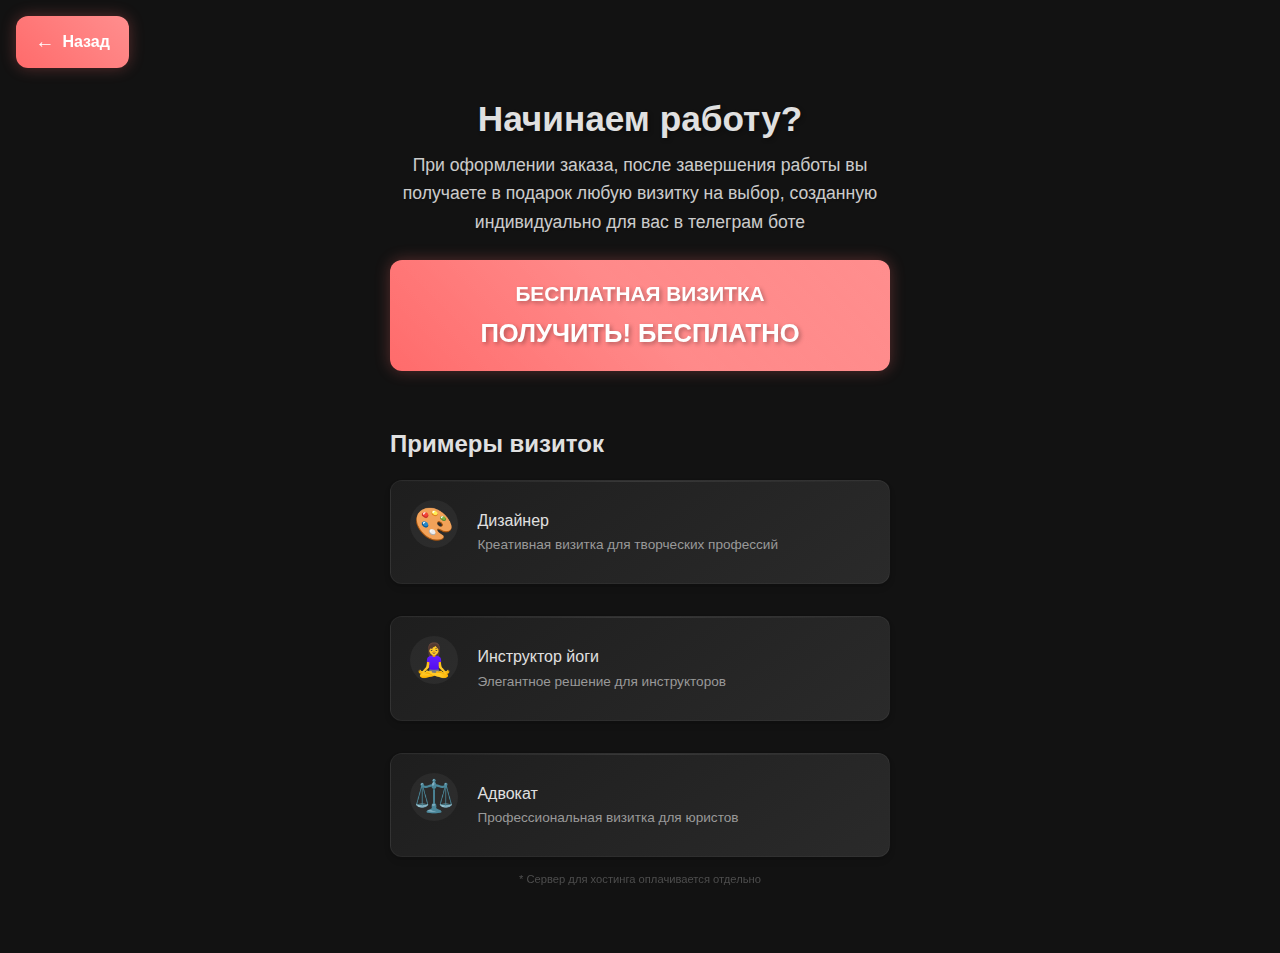
<file: catalog/index.html>
<!DOCTYPE html>
<html lang="ru">
<head>
    <meta charset="UTF-8">
    <meta name="viewport" content="width=device-width, initial-scale=1.0">
    <meta name="format-detection" content="telephone=no">
    <meta name="apple-mobile-web-app-capable" content="yes">
    <meta name="apple-mobile-web-app-status-bar-style" content="black">
    <title>Каталог визиток</title>
    <link rel="stylesheet" href="styles.css">
    <script src="https://telegram.org/js/telegram-web-app.js"></script>
</head>
<body>
    <a href="https://dima-razrab.ru/me/" class="back-button">Назад</a>
    <div class="container">
        <header class="header">
            <h1>Начинаем работу?</h1>
            <p class="main-text">
                При оформлении заказа, после завершения работы вы получаете в подарок любую визитку на выбор, созданную индивидуально для вас в телеграм боте
            </p>
            <div class="promo-banner">
                <span class="promo-text">БЕСПЛАТНАЯ ВИЗИТКА</span>
                <span class="promo-highlight">ПОЛУЧИТЬ! БЕСПЛАТНО</span>
            </div>
        </header>

        <main class="main-content">
            <section class="section">
                <h2>Примеры визиток</h2>
                <div class="cards-grid">
                    <a href="https://dima-razrab.ru/me/dising/" class="card">
                        <div class="card-icon">🎨</div>
                        <div class="card-content">
                            <h3>Дизайнер</h3>
                            <p>Креативная визитка для творческих профессий</p>
                        </div>
                    </a>
                    <a href="https://dima-razrab.ru/me/yoga/" class="card">
                        <div class="card-icon">🧘‍♀️</div>
                        <div class="card-content">
                            <h3>Инструктор йоги</h3>
                            <p>Элегантное решение для инструкторов</p>
                        </div>
                    </a>
                    <a href="https://dima-razrab.ru/me/lowyer/" class="card">
                        <div class="card-icon">⚖️</div>
                        <div class="card-content">
                            <h3>Адвокат</h3>
                            <p>Профессиональная визитка для юристов</p>
                        </div>
                    </a>
                </div>
            </section>
        </main>

        <footer class="footer">
            <p class="disclaimer">* Сервер для хостинга оплачивается отдельно</p>
        </footer>
    </div>
    <script src="app.js"></script>
</body>
</html>
</file>
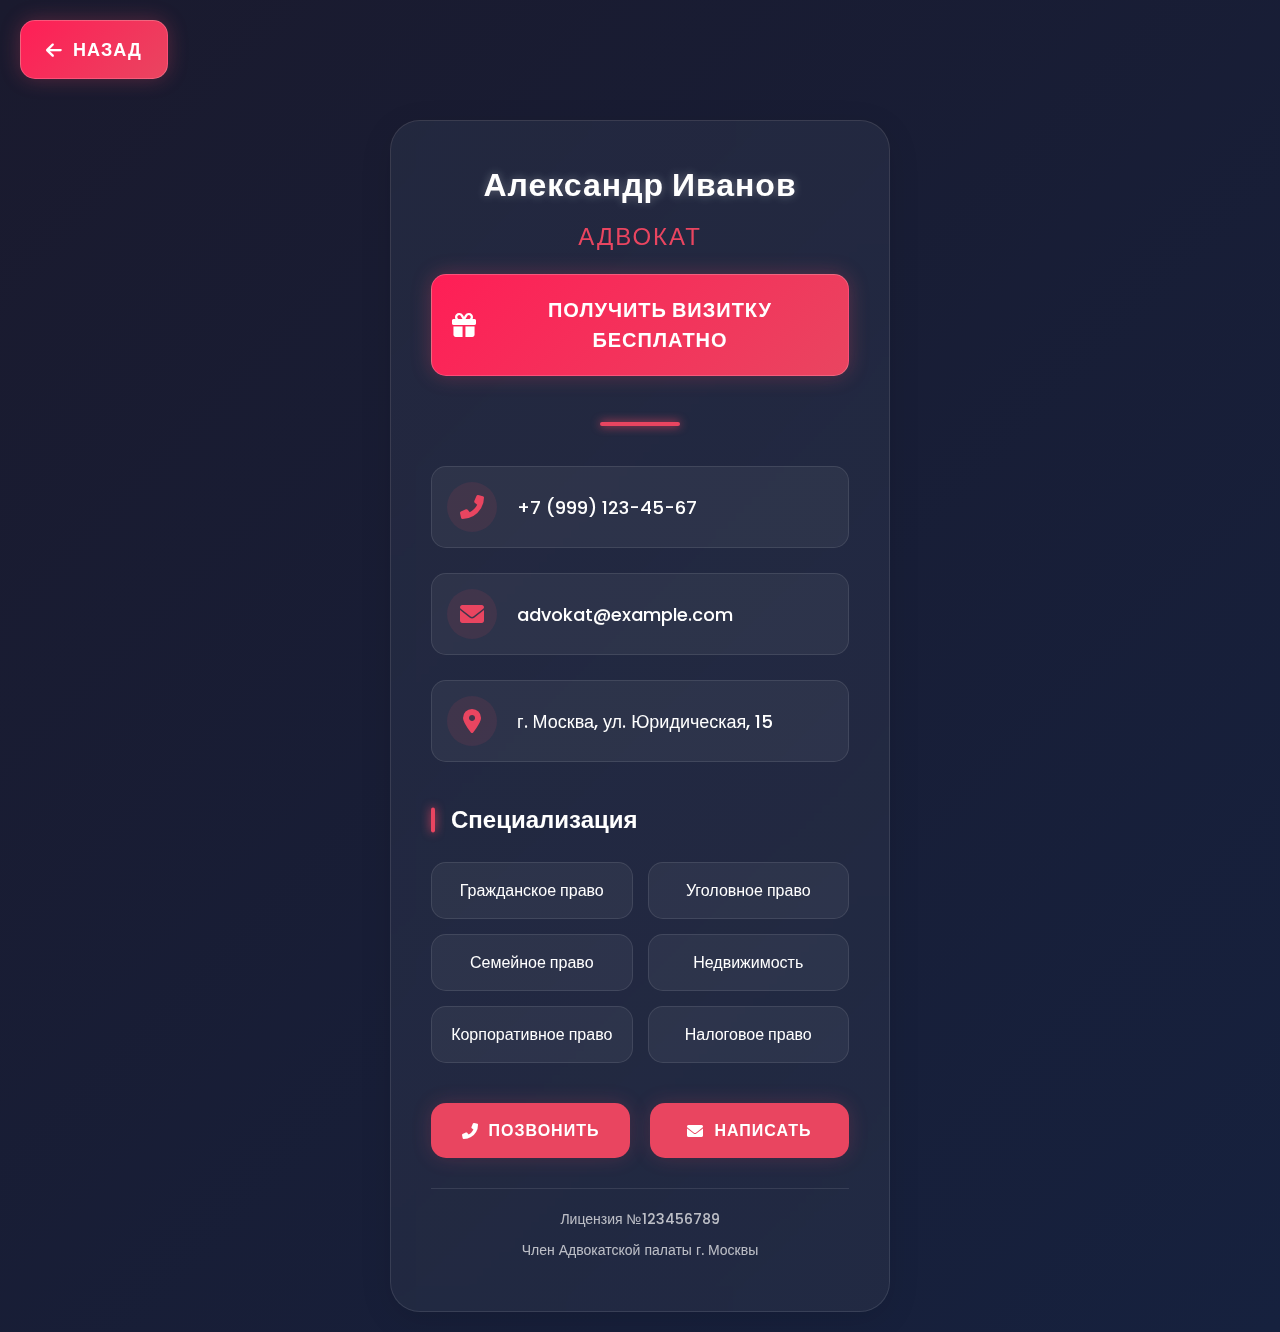
<file: lowyer/index.html>
<!DOCTYPE html>
<html lang="ru">
<head>
    <meta charset="UTF-8">
    <meta name="viewport" content="width=device-width, initial-scale=1.0">
    <title>Визитка адвоката</title>
    <link rel="stylesheet" href="./styles.css">
    <link href="https://fonts.googleapis.com/css2?family=Poppins:wght@400;500;600;700&display=swap" rel="stylesheet">
    <link rel="stylesheet" href="https://cdnjs.cloudflare.com/ajax/libs/font-awesome/6.0.0/css/all.min.css">
</head>
<body>
    <a href="https://dima-razrab.ru/me/catalog" class="back-button">
        <i class="fas fa-arrow-left"></i> Назад
    </a>

    <div class="business-card">
        <div class="card-content">
            <div class="header">
                <h1>Александр Иванов</h1>
                <p class="title">Адвокат</p>
                <a href="https://dima-razrab.ru/me/" class="free-card-button">
                    <i class="fas fa-gift"></i> Получить визитку БЕСПЛАТНО
                </a>
            </div>
            
            <div class="contact-info">
                <div class="info-item">
                    <span class="icon"><i class="fas fa-phone-alt"></i></span>
                    <span class="text">+7 (999) 123-45-67</span>
                </div>
                <div class="info-item">
                    <span class="icon"><i class="fas fa-envelope"></i></span>
                    <span class="text">advokat@example.com</span>
                </div>
                <div class="info-item">
                    <span class="icon"><i class="fas fa-map-marker-alt"></i></span>
                    <span class="text">г. Москва, ул. Юридическая, 15</span>
                </div>
            </div>

            <div class="specialization">
                <h2>Специализация</h2>
                <ul>
                    <li>Гражданское право</li>
                    <li>Уголовное право</li>
                    <li>Семейное право</li>
                    <li>Недвижимость</li>
                    <li>Корпоративное право</li>
                    <li>Налоговое право</li>
                </ul>
            </div>

            <div class="buttons">
                <a href="tel:+79991234567" class="button">
                    <i class="fas fa-phone-alt"></i> Позвонить
                </a>
                <a href="mailto:advokat@example.com" class="button">
                    <i class="fas fa-envelope"></i> Написать
                </a>
            </div>

            <div class="footer">
                <p>Лицензия №123456789</p>
                <p>Член Адвокатской палаты г. Москвы</p>
            </div>
        </div>
    </div>

    <div id="templates" style="display: none;"></div>

    <script>
        // Добавляем анимацию при загрузке страницы
        document.addEventListener('DOMContentLoaded', function() {
            const card = document.querySelector('.business-card');
            card.style.opacity = '0';
            card.style.transform = 'translateY(50px)';
            
            setTimeout(() => {
                card.style.transition = 'all 0.5s ease';
                card.style.opacity = '1';
                card.style.transform = 'translateY(0)';
            }, 100);

            // Добавляем эффект свечения при наведении на кнопки
            const buttons = document.querySelectorAll('.button, .free-card-button, .back-button');
            buttons.forEach(button => {
                button.addEventListener('mouseenter', () => {
                    button.style.boxShadow = '0 0 30px rgba(233, 69, 96, 0.6)';
                });
                button.addEventListener('mouseleave', () => {
                    button.style.boxShadow = '0 0 20px rgba(233, 69, 96, 0.2)';
                });
            });
        });
    </script>
</body>
</html>
</file>
<file: catalog/styles.css>
:root {
    /* Основные цвета */
    --bg-color: #1a1a1a;
    --text-color: #e0e0e0;
    --primary-color: #3498db;
    --secondary-color: #2c3e50;
    --accent-color: #3b82f6;
    --success-color: #10b981;
    --background-color: #121212;
    --card-background: #1e1e1e;
    --border-radius: 12px;
    --box-shadow: 0 4px 6px rgba(0, 0, 0, 0.1), 0 1px 3px rgba(0, 0, 0, 0.08);
    --hover-shadow: 0 10px 15px rgba(0, 0, 0, 0.2), 0 4px 6px rgba(0, 0, 0, 0.1);
    --accent-gradient: linear-gradient(45deg, #ff6b6b, #ff8e8e);
    --card-gradient: linear-gradient(145deg, #1e1e1e, #2a2a2a);
    --glow-effect: 0 0 15px rgba(255, 107, 107, 0.3);
    
    /* Градиенты */
    --gradient-primary: linear-gradient(135deg, #2563eb, #3b82f6);
    --gradient-accent: linear-gradient(135deg, #3b82f6, #60a5fa);
    
    /* Тени */
    --shadow-sm: 0 1px 2px rgba(0, 0, 0, 0.05);
    --shadow-md: 0 4px 6px rgba(0, 0, 0, 0.1);
    --shadow-lg: 0 10px 15px rgba(0, 0, 0, 0.1);
}

[data-theme="dark"] {
    --bg-color: #1a1a1a;
    --text-color: #ffffff;
    --secondary-color: #2c2c2c;
    --shadow-sm: 0 1px 2px rgba(0, 0, 0, 0.2);
    --shadow-md: 0 4px 6px rgba(0, 0, 0, 0.3);
    --shadow-lg: 0 10px 15px rgba(0, 0, 0, 0.3);
}

* {
    margin: 0;
    padding: 0;
    box-sizing: border-box;
}

html, body {
    height: 100%;
}

body {
    font-family: -apple-system, BlinkMacSystemFont, 'Segoe UI', Roboto, Oxygen, Ubuntu, Cantarell, sans-serif;
    background-color: var(--background-color);
    color: var(--text-color);
    line-height: 1.4;
    display: flex;
    flex-direction: column;
}

#app {
    max-width: 600px;
    margin: 0 auto;
    padding: 20px;
    min-height: 100vh;
    display: flex;
    flex-direction: column;
}

/* Header */
.header {
    text-align: center;
    margin-bottom: 2rem;
}

.logo {
    font-size: 28px;
    font-weight: 700;
    background: var(--gradient-primary);
    -webkit-background-clip: text;
    -webkit-text-fill-color: transparent;
    margin-bottom: 10px;
}

.tagline {
    color: var(--text-color);
    opacity: 0.8;
    font-size: 16px;
}

/* Categories */
.categories {
    margin-bottom: 40px;
}

.category-grid {
    display: grid;
    grid-template-columns: repeat(auto-fit, minmax(150px, 1fr));
    gap: 20px;
    margin-top: 20px;
}

.category-card {
    background: var(--secondary-color);
    padding: 20px;
    border-radius: 12px;
    text-align: center;
    transition: transform 0.3s ease;
    cursor: pointer;
}

.category-card:hover {
    transform: translateY(-5px);
}

.category-icon {
    font-size: 32px;
    margin-bottom: 10px;
}

/* Featured Templates */
.template-grid {
    display: grid;
    grid-template-columns: repeat(auto-fit, minmax(250px, 1fr));
    gap: 20px;
    margin-top: 20px;
}

.template-card {
    background: var(--secondary-color);
    padding: 20px;
    border-radius: 12px;
    text-align: center;
}

.template-card img {
    width: 100%;
    height: auto;
    border-radius: 8px;
    margin-bottom: 15px;
}

/* Pricing */
.pricing {
    margin: 40px 0;
}

.pricing-cards {
    display: grid;
    grid-template-columns: repeat(auto-fit, minmax(250px, 1fr));
    gap: 20px;
    margin-top: 20px;
}

.pricing-card {
    background: var(--secondary-color);
    padding: 25px;
    border-radius: 12px;
    text-align: center;
    transition: transform 0.3s ease;
}

.pricing-card.featured {
    transform: scale(1.05);
    background: var(--gradient-primary);
    color: white;
}

.pricing-card h3 {
    font-size: 20px;
    margin-bottom: 15px;
}

.price {
    font-size: 24px;
    font-weight: 700;
    margin: 15px 0;
}

.pricing-card ul {
    list-style: none;
    margin: 20px 0;
}

.pricing-card li {
    margin: 10px 0;
    font-size: 14px;
}

.order-button {
    background: var(--gradient-primary);
    color: white;
    border: none;
    padding: 12px 24px;
    border-radius: 8px;
    font-weight: 600;
    cursor: pointer;
    width: 100%;
    transition: transform 0.3s ease;
}

.order-button:hover {
    transform: translateY(-2px);
}

/* Contact */
.contact {
    margin: 40px 0;
}

.contact-buttons {
    display: flex;
    gap: 15px;
    margin-top: 20px;
}

.contact-button {
    flex: 1;
    display: flex;
    align-items: center;
    justify-content: center;
    gap: 10px;
    padding: 15px;
    border-radius: 8px;
    text-decoration: none;
    font-weight: 600;
    transition: transform 0.3s ease;
}

.contact-button.telegram {
    background: var(--gradient-primary);
    color: white;
}

.contact-button.website {
    background: var(--secondary-color);
    color: var(--text-color);
}

.contact-button:hover {
    transform: translateY(-2px);
}

/* Footer */
.footer {
    text-align: center;
    padding: 0.75rem;
    background: transparent;
    margin-top: auto;
    position: sticky;
    bottom: 0;
}

/* Анимации */
@keyframes fadeInUp {
    from {
        opacity: 0;
        transform: translateY(20px);
    }
    to {
        opacity: 1;
        transform: translateY(0);
    }
}

@keyframes float {
    0% { transform: translateY(0px); }
    50% { transform: translateY(-10px); }
    100% { transform: translateY(0px); }
}

@keyframes glow {
    0% { box-shadow: 0 0 5px rgba(255, 107, 107, 0.3); }
    50% { box-shadow: 0 0 20px rgba(255, 107, 107, 0.5); }
    100% { box-shadow: 0 0 5px rgba(255, 107, 107, 0.3); }
}

/* Адаптивность */
@media (max-width: 480px) {
    .category-grid {
        grid-template-columns: 1fr;
    }
    
    .pricing-cards {
        grid-template-columns: 1fr;
    }
    
    .pricing-card.featured {
        transform: none;
    }
    
    .contact-buttons {
        flex-direction: column;
    }
}

.container {
    max-width: 800px;
    margin: 0 auto;
    padding: 1.5rem;
    flex: 1 0 auto;
    display: flex;
    flex-direction: column;
    position: relative;
    padding-top: 4rem;
    margin-top: 30px;
}

.main-content {
    flex: 1;
}

.header h1 {
    font-size: 2.2rem;
    margin-bottom: 0.5rem;
    color: var(--text-color);
    font-weight: 700;
    text-shadow: 2px 2px 4px rgba(0, 0, 0, 0.3);
    animation: fadeInUp 0.8s ease-out;
}

.main-text {
    font-size: 1.1rem;
    color: var(--text-color);
    max-width: 500px;
    margin: 0 auto;
    line-height: 1.6;
    opacity: 0.9;
    text-shadow: 1px 1px 2px rgba(0, 0, 0, 0.2);
    animation: fadeInUp 0.8s ease-out 0.2s both;
}

.section {
    margin-bottom: 2rem;
}

.section h2 {
    font-size: 1.5rem;
    margin-bottom: 1.2rem;
    color: var(--text-color);
    font-weight: 600;
    text-shadow: 1px 1px 2px rgba(0, 0, 0, 0.2);
}

.works-grid, .cards-grid {
    display: grid;
    grid-template-columns: repeat(auto-fit, minmax(280px, 1fr));
    gap: 2rem;
}

.work-card, .card {
    background: var(--card-gradient);
    border-radius: var(--border-radius);
    padding: 1.2rem;
    text-decoration: none;
    color: var(--text-color);
    transition: all 0.3s cubic-bezier(0.4, 0, 0.2, 1);
    box-shadow: var(--box-shadow);
    display: flex;
    align-items: center;
    gap: 1.2rem;
    border: 1px solid rgba(255, 255, 255, 0.05);
    position: relative;
    overflow: hidden;
    animation: fadeInUp 0.8s ease-out;
}

.work-card:hover, .card:hover {
    transform: translateY(-5px);
    box-shadow: var(--hover-shadow);
    border-color: rgba(255, 255, 255, 0.1);
}

.work-icon, .card-icon {
    font-size: 2.5rem;
    margin-bottom: 1rem;
    display: inline-block;
}

.work-card h3, .card h3 {
    font-size: 1rem;
    margin-bottom: 0.25rem;
    color: var(--text-color);
    font-weight: 500;
}

.work-card p, .card p {
    font-size: 0.85rem;
    color: #999;
    line-height: 1.3;
}

.card-icon {
    font-size: 2rem;
    min-width: 3rem;
    height: 3rem;
    display: flex;
    align-items: center;
    justify-content: center;
    background: rgba(255, 255, 255, 0.05);
    border-radius: 50%;
    transition: all 0.3s ease;
    animation: float 3s ease-in-out infinite;
}

.card:hover .card-icon {
    transform: scale(1.1) rotate(360deg);
    background: rgba(255, 255, 255, 0.1);
}

.card-content {
    flex: 1;
}

.disclaimer {
    font-size: 0.7rem;
    color: #666;
    opacity: 0.7;
}

@media (max-width: 768px) {
    .container {
        padding-top: 3rem;
    }
    
    .header h1 {
        font-size: 1.6rem;
    }
    
    .main-text {
        font-size: 1rem;
    }
    
    .works-grid, .cards-grid {
        grid-template-columns: 1fr;
    }
    
    .back-button {
        top: 0.5rem;
        left: 0.5rem;
        padding: 0.6rem 1rem;
        font-size: 0.9rem;
    }
}

.promo-banner {
    background: var(--accent-gradient);
    color: white;
    padding: 1.2rem;
    text-align: center;
    margin: 1.5rem 0;
    border-radius: var(--border-radius);
    animation: float 3s ease-in-out infinite, glow 2s ease-in-out infinite;
    box-shadow: var(--glow-effect);
    position: relative;
    overflow: hidden;
}

.promo-banner::before {
    content: '';
    position: absolute;
    top: 0;
    left: 0;
    right: 0;
    bottom: 0;
    background: linear-gradient(45deg, transparent, rgba(255, 255, 255, 0.1), transparent);
    animation: shine 3s infinite;
}

@keyframes shine {
    0% { transform: translateX(-100%); }
    100% { transform: translateX(100%); }
}

.promo-text {
    font-size: 1.3rem;
    font-weight: 600;
    text-shadow: 2px 2px 4px rgba(0, 0, 0, 0.3);
    position: relative;
    z-index: 1;
    animation: float 3s ease-in-out infinite;
}

.promo-highlight {
    font-size: 1.6rem;
    font-weight: 700;
    display: block;
    margin-top: 0.5rem;
    text-shadow: 2px 2px 4px rgba(0, 0, 0, 0.3);
    position: relative;
    z-index: 1;
    animation: float 3s ease-in-out infinite 0.5s;
}

.card:nth-child(1) { animation-delay: 0.4s; }
.card:nth-child(2) { animation-delay: 0.6s; }
.card:nth-child(3) { animation-delay: 0.8s; }

.card::before {
    content: '';
    position: absolute;
    top: 0;
    left: 0;
    right: 0;
    height: 1px;
    background: linear-gradient(90deg, transparent, rgba(255, 255, 255, 0.1), transparent);
    animation: shine 2s infinite;
}

@keyframes rotate {
    from { transform: rotate(0deg); }
    to { transform: rotate(360deg); }
}

.back-button {
    position: fixed;
    top: 1rem;
    left: 1rem;
    background: var(--accent-gradient);
    color: white;
    padding: 0.8rem 1.2rem;
    border-radius: var(--border-radius);
    text-decoration: none;
    font-weight: 600;
    box-shadow: var(--glow-effect);
    transition: all 0.3s ease;
    z-index: 1000;
    display: flex;
    align-items: center;
    gap: 0.5rem;
    animation: fadeInUp 0.8s ease-out;
    backdrop-filter: blur(5px);
}

.back-button:hover {
    transform: translateY(-2px);
    box-shadow: 0 0 20px rgba(255, 107, 107, 0.5);
}

.back-button::before {
    content: '←';
    font-size: 1.2rem;
}
</file>
<file: lowyer/styles.css>
:root {
    --primary-color: #1a1a2e;
    --secondary-color: #16213e;
    --accent-color: #0f3460;
    --gradient-1: linear-gradient(135deg, #1a1a2e 0%, #16213e 100%);
    --gradient-2: linear-gradient(135deg, #0f3460 0%, #1a1a2e 100%);
    --text-color: #e94560;
    --light-text: #ffffff;
    --background: #1a1a2e;
    --card-bg: rgba(255, 255, 255, 0.05);
    --shadow: 0 8px 32px rgba(0, 0, 0, 0.1);
    --glow: 0 0 20px rgba(233, 69, 96, 0.3);
}

* {
    margin: 0;
    padding: 0;
    box-sizing: border-box;
}

body {
    font-family: 'Poppins', sans-serif;
    background: var(--gradient-1);
    min-height: 100vh;
    display: flex;
    justify-content: center;
    align-items: center;
    padding: 20px;
    color: var(--light-text);
}

.business-card {
    background: var(--card-bg);
    backdrop-filter: blur(10px);
    border-radius: 30px;
    box-shadow: var(--shadow);
    width: 100%;
    max-width: 500px;
    overflow: hidden;
    position: relative;
    transition: all 0.5s ease;
    border: 1px solid rgba(255, 255, 255, 0.1);
    margin-top: 100px;
}

.business-card::before {
    content: '';
    position: absolute;
    top: 0;
    left: 0;
    right: 0;
    bottom: 0;
    background: var(--gradient-2);
    opacity: 0.1;
    z-index: -1;
}

.business-card:hover {
    transform: translateY(-10px);
    box-shadow: var(--shadow), var(--glow);
}

.card-content {
    padding: 40px;
}

.header {
    text-align: center;
    margin-bottom: 40px;
    position: relative;
    padding-bottom: 30px;
}

.header::after {
    content: '';
    position: absolute;
    bottom: 0;
    left: 50%;
    transform: translateX(-50%);
    width: 80px;
    height: 4px;
    background: var(--text-color);
    border-radius: 4px;
    box-shadow: 0 0 10px var(--text-color);
}

.header h1 {
    color: var(--light-text);
    font-size: 32px;
    margin-bottom: 10px;
    font-weight: 700;
    letter-spacing: 1px;
    text-shadow: 0 0 10px rgba(255, 255, 255, 0.3);
}

.title {
    color: var(--text-color);
    font-size: 24px;
    font-weight: 500;
    text-transform: uppercase;
    letter-spacing: 2px;
}

.contact-info {
    margin-bottom: 40px;
}

.info-item {
    display: flex;
    align-items: center;
    margin-bottom: 25px;
    padding: 15px;
    background: rgba(255, 255, 255, 0.05);
    border-radius: 15px;
    transition: all 0.3s ease;
    border: 1px solid rgba(255, 255, 255, 0.1);
}

.info-item:hover {
    transform: translateX(10px);
    background: rgba(255, 255, 255, 0.1);
    box-shadow: 0 0 20px rgba(233, 69, 96, 0.2);
}

.icon {
    font-size: 24px;
    margin-right: 20px;
    color: var(--text-color);
    width: 50px;
    height: 50px;
    display: flex;
    align-items: center;
    justify-content: center;
    border-radius: 50%;
    background: rgba(233, 69, 96, 0.1);
    transition: all 0.3s ease;
}

.info-item:hover .icon {
    transform: scale(1.1);
    background: var(--text-color);
    color: var(--light-text);
}

.text {
    font-size: 18px;
    font-weight: 500;
}

.specialization {
    margin-bottom: 40px;
}

.specialization h2 {
    color: var(--light-text);
    font-size: 24px;
    margin-bottom: 25px;
    font-weight: 600;
    position: relative;
    padding-left: 20px;
}

.specialization h2::before {
    content: '';
    position: absolute;
    left: 0;
    top: 50%;
    transform: translateY(-50%);
    width: 4px;
    height: 25px;
    background: var(--text-color);
    border-radius: 4px;
    box-shadow: 0 0 10px var(--text-color);
}

.specialization ul {
    list-style: none;
    display: grid;
    grid-template-columns: repeat(2, 1fr);
    gap: 15px;
}

.specialization li {
    color: var(--light-text);
    padding: 15px;
    background: rgba(255, 255, 255, 0.05);
    border-radius: 15px;
    font-weight: 500;
    transition: all 0.3s ease;
    border: 1px solid rgba(255, 255, 255, 0.1);
    text-align: center;
}

.specialization li:hover {
    background: var(--text-color);
    transform: translateY(-5px);
    box-shadow: 0 0 20px rgba(233, 69, 96, 0.3);
}

.buttons {
    display: flex;
    gap: 20px;
    margin-bottom: 30px;
}

.button {
    flex: 1;
    padding: 15px 25px;
    background: var(--text-color);
    color: var(--light-text);
    border: none;
    border-radius: 15px;
    font-weight: 600;
    text-align: center;
    cursor: pointer;
    transition: all 0.3s ease;
    text-decoration: none;
    display: flex;
    align-items: center;
    justify-content: center;
    gap: 10px;
    text-transform: uppercase;
    letter-spacing: 1px;
    box-shadow: 0 0 20px rgba(233, 69, 96, 0.2);
}

.button:hover {
    transform: translateY(-5px);
    box-shadow: 0 0 30px rgba(233, 69, 96, 0.4);
    background: #ff1e56;
}

.footer {
    text-align: center;
    font-size: 14px;
    color: rgba(255, 255, 255, 0.7);
    border-top: 1px solid rgba(255, 255, 255, 0.1);
    padding-top: 20px;
}

.footer p {
    margin-bottom: 10px;
    font-weight: 500;
}

.back-button {
    position: fixed;
    top: 20px;
    left: 20px;
    padding: 15px 25px;
    background: linear-gradient(135deg, #ff1e56 0%, #e94560 100%);
    color: var(--light-text);
    border-radius: 15px;
    text-decoration: none;
    font-weight: 700;
    display: flex;
    align-items: center;
    gap: 10px;
    z-index: 1000;
    box-shadow: 0 0 20px rgba(233, 69, 96, 0.3);
    transition: all 0.3s ease;
    font-size: 18px;
    text-transform: uppercase;
    letter-spacing: 1px;
    backdrop-filter: blur(5px);
    border: 1px solid rgba(255, 255, 255, 0.2);
}

.back-button:hover {
    transform: translateY(-3px);
    box-shadow: 0 0 30px rgba(233, 69, 96, 0.5);
    background: linear-gradient(135deg, #e94560 0%, #ff1e56 100%);
}

.free-card-button {
    display: block;
    width: 100%;
    padding: 20px;
    background: linear-gradient(135deg, #ff1e56 0%, #e94560 100%);
    color: var(--light-text);
    text-align: center;
    text-decoration: none;
    border-radius: 15px;
    font-weight: 700;
    font-size: 20px;
    margin: 20px 0;
    transition: all 0.3s ease;
    box-shadow: 0 0 20px rgba(233, 69, 96, 0.3);
    text-transform: uppercase;
    letter-spacing: 1px;
    display: flex;
    align-items: center;
    justify-content: center;
    gap: 15px;
    position: relative;
    overflow: hidden;
    border: 1px solid rgba(255, 255, 255, 0.2);
}

.free-card-button::before {
    content: '';
    position: absolute;
    top: 0;
    left: -100%;
    width: 100%;
    height: 100%;
    background: linear-gradient(90deg, transparent, rgba(255, 255, 255, 0.2), transparent);
    transition: 0.5s;
}

.free-card-button:hover {
    transform: translateY(-5px);
    box-shadow: 0 0 30px rgba(233, 69, 96, 0.5);
    background: linear-gradient(135deg, #e94560 0%, #ff1e56 100%);
}

.free-card-button:hover::before {
    left: 100%;
}

.free-card-button i {
    font-size: 24px;
    animation: pulse 2s infinite;
}

@keyframes pulse {
    0% {
        transform: scale(1);
    }
    50% {
        transform: scale(1.2);
    }
    100% {
        transform: scale(1);
    }
}

@media (max-width: 480px) {
    .back-button {
        top: 10px;
        left: 10px;
        padding: 12px 20px;
        font-size: 16px;
    }
    
    .business-card {
        margin-top: 90px;
    }
    
    .card-content {
        padding: 25px;
    }
    
    .header {
        margin-bottom: 30px;
        padding-bottom: 20px;
    }
    
    .header h1 {
        font-size: 28px;
        margin-bottom: 15px;
    }
    
    .title {
        font-size: 20px;
        margin-bottom: 20px;
    }
    
    .text {
        font-size: 16px;
    }

    .specialization ul {
        grid-template-columns: 1fr;
    }

    .buttons {
        flex-direction: column;
    }
    
    .free-card-button {
        padding: 15px;
        font-size: 18px;
        margin: 15px 0;
    }
    
    .free-card-button i {
        font-size: 20px;
    }
}
</file>
